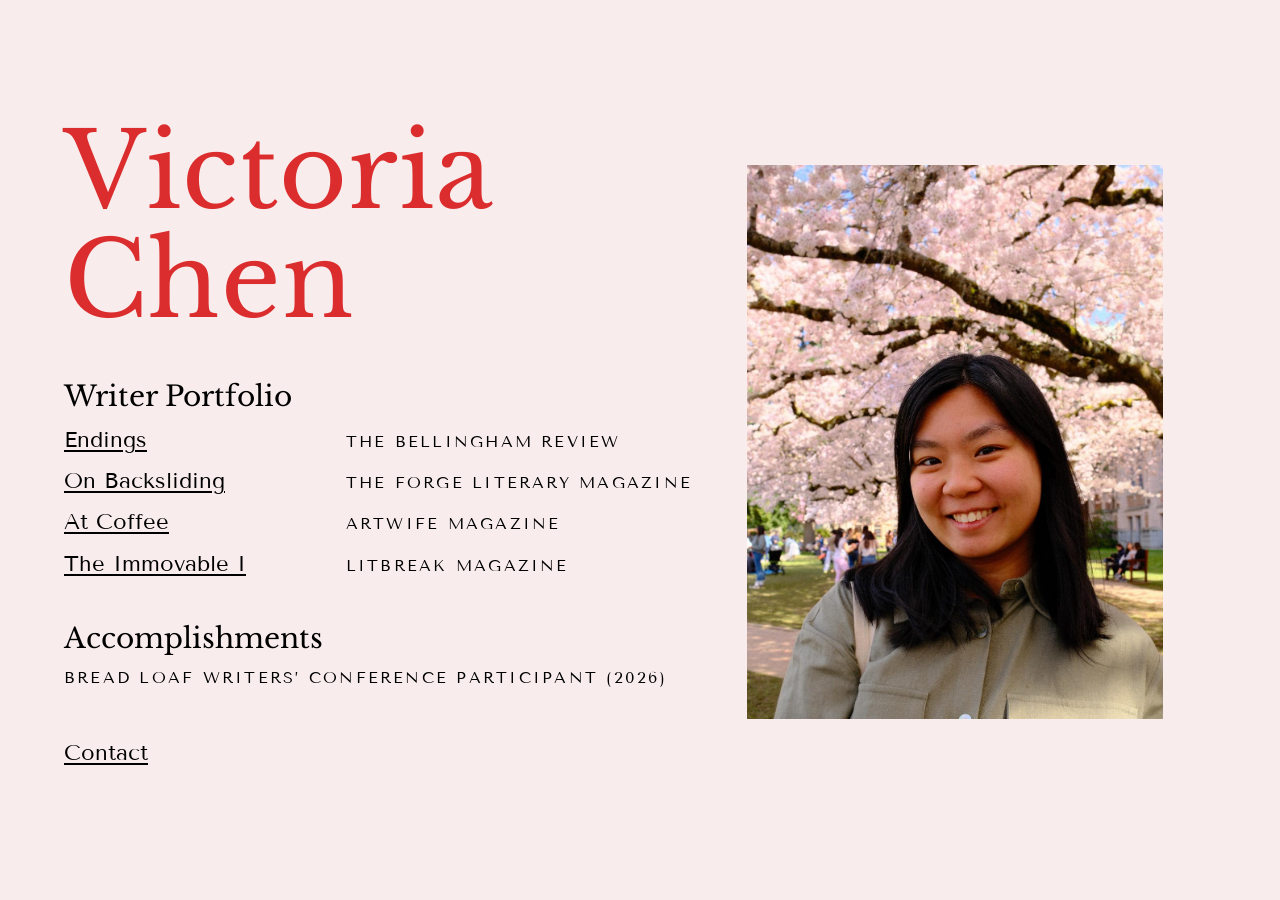
<file: index.html>
<!doctype html>
<html lang="en">
  <head>
    <meta charset="UTF-8" />
    <meta name="viewport" content="width=device-width, initial-scale=1.0" />
    <title>Victoria Chen</title>
    <link rel="preconnect" href="https://fonts.googleapis.com" />
    <link rel="preconnect" href="https://fonts.gstatic.com" crossorigin />
    <link
      href="https://fonts.googleapis.com/css2?family=Libre+Baskerville&family=Tenor+Sans&display=swap"
      rel="stylesheet"
    />
    <link rel="stylesheet" href="styles.css" />
  </head>
  <body>
    <main class="page page--single">
      <section class="hero" aria-label="Portfolio">
        <div class="hero-grid">
          <figure class="portrait-wrap">
            <img
              class="portrait"
              src="assets/portrait.jpg"
              alt="Victoria Chen smiling outdoors with cherry blossoms"
            />
          </figure>

          <div class="hero-copy">
            <h1 class="name">Victoria<br />Chen</h1>

            <div class="block">
              <h2 class="section-title">Writer Portfolio</h2>
              <ul class="portfolio-list">
                <li class="portfolio-item">
                  <a
                    class="piece-title linked"
                    href="https://bhreview.org/articles/endings/"
                    target="_blank"
                    rel="noopener noreferrer"
                    >Endings</a
                  >
                  <span class="publication">The Bellingham Review</span>
                </li>
                <li class="portfolio-item">
                  <a
                    class="piece-title linked"
                    href="https://forgelitmag.com/2025/10/13/on-backsliding/"
                    target="_blank"
                    rel="noopener noreferrer"
                    >On Backsliding</a
                  >
                  <span class="publication">The Forge Literary Magazine</span>
                </li>
                <li class="portfolio-item">
                  <a
                    class="piece-title linked"
                    href="https://www.artwifemag.com/short-stories/at-coffee"
                    target="_blank"
                    rel="noopener noreferrer"
                    >At Coffee</a
                  >
                  <span class="publication">Artwife Magazine</span>
                </li>
                <li class="portfolio-item">
                  <a
                    class="piece-title linked"
                    href="https://litbreak.com/the-immovable-i/"
                    target="_blank"
                    rel="noopener noreferrer"
                    >The Immovable I</a
                  >
                  <span class="publication">Litbreak Magazine</span>
                </li>
              </ul>
            </div>

            <div class="block">
              <h2 class="section-title">Accomplishments</h2>
              <p class="accomplishment">
                Bread Loaf Writers&rsquo; Conference Participant (2026)
              </p>
            </div>

            <p class="page-nav">
              <a class="piece-title linked" href="contact/index.html"
                >Contact</a
              >
            </p>
          </div>
        </div>
      </section>
    </main>
  </body>
</html>
</file>
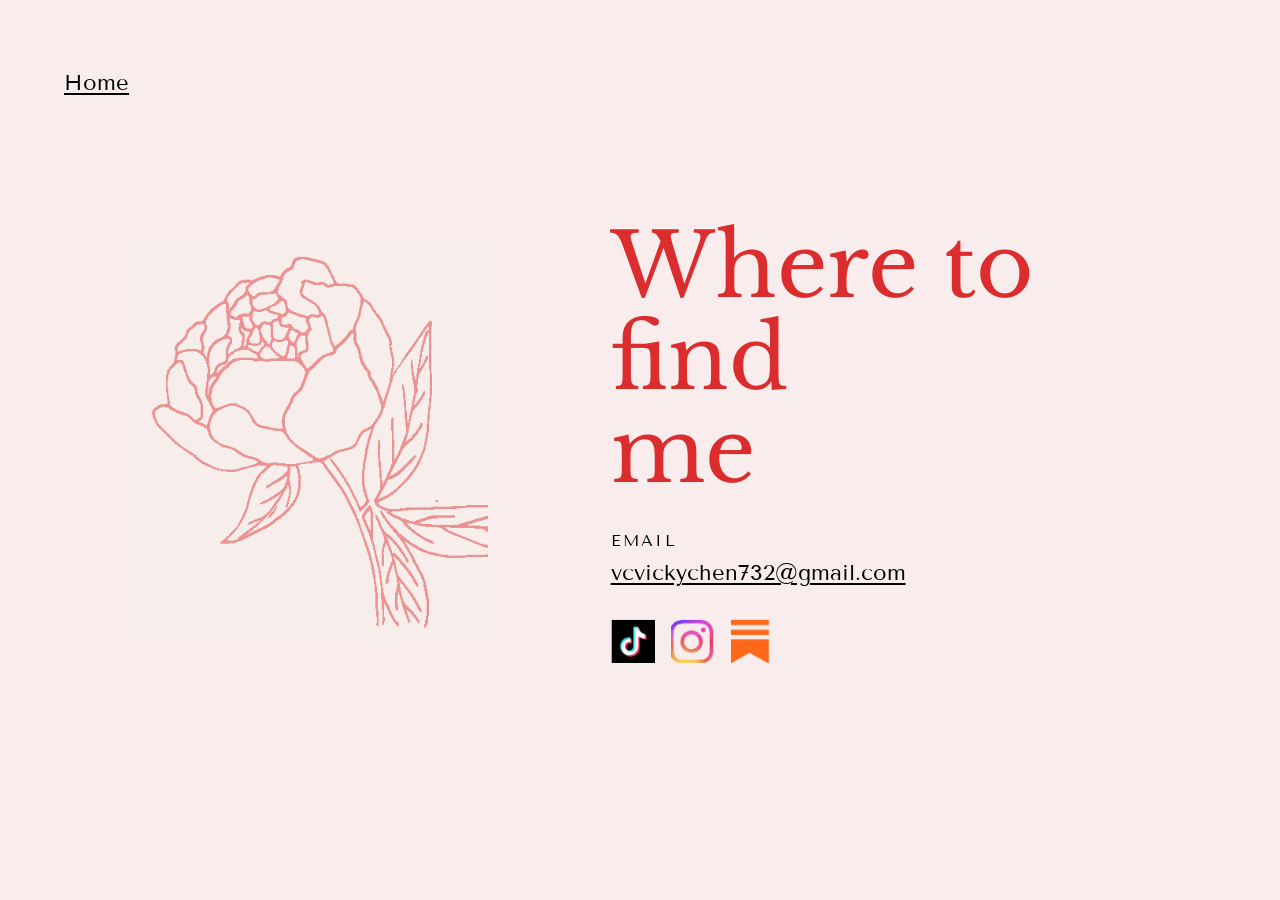
<file: contact/index.html>
<!DOCTYPE html>
<html lang="en">
  <head>
    <meta charset="UTF-8" />
    <meta name="viewport" content="width=device-width, initial-scale=1.0" />
    <title>Contact — Victoria Chen</title>
    <link rel="preconnect" href="https://fonts.googleapis.com" />
    <link rel="preconnect" href="https://fonts.gstatic.com" crossorigin />
    <link
      href="https://fonts.googleapis.com/css2?family=Libre+Baskerville&family=Tenor+Sans&display=swap"
      rel="stylesheet"
    />
    <link rel="stylesheet" href="../styles.css" />
  </head>
  <body>
    <main class="page page--single">
      <p class="page-nav">
        <a class="piece-title linked" href="../index.html">Home</a>
      </p>
      <section class="contact" aria-label="Contact">
        <div class="contact-grid">
          <img
            class="peony"
            src="../assets/peony.png"
            alt=""
            aria-hidden="true"
          />

          <div class="contact-copy">
            <h1 class="contact-title">Where to find<br />me</h1>

            <div class="email-block">
              <p class="label">Email</p>
              <a class="email" href="mailto:vcvickychen732@gmail.com"
                >vcvickychen732@gmail.com</a
              >
            </div>

            <div class="social-links">
              <a
                href="https://www.tiktok.com/@chickyven?is_from_webapp=1&sender_device=pc"
                target="_blank"
                rel="noopener noreferrer"
                aria-label="TikTok"
              >
                <img src="../assets/tiktok.png" alt="" />
              </a>
              <a
                href="http://instagram.com/chicky.ven"
                target="_blank"
                rel="noopener noreferrer"
                aria-label="Instagram"
              >
                <img src="../assets/instagram.png" alt="" />
              </a>
              <a
                href="http://chickyven.substack.com/"
                target="_blank"
                rel="noopener noreferrer"
                aria-label="Substack"
              >
                <img src="../assets/substack.png" alt="" />
              </a>
            </div>
          </div>
        </div>
      </section>
    </main>
  </body>
</html>
</file>
<file: styles.css>
:root {
  --page-bg: #f8ecec;
  --accent-red: #db2d2d;
  --text: #000000;
  --content-max: 72rem;
  --gutter: clamp(1.25rem, 5vw, 4rem);
}

*,
*::before,
*::after {
  box-sizing: border-box;
}

html {
  scroll-behavior: smooth;
  -webkit-text-size-adjust: 100%;
}

body {
  margin: 0;
  background: var(--page-bg);
  color: var(--text);
  font-family: "Tenor Sans", "Helvetica Neue", Arial, sans-serif;
  overflow-x: hidden;
}

img {
  display: block;
  max-width: 100%;
  height: auto;
}

.page {
  display: flex;
  flex-direction: column;
  gap: clamp(3.5rem, 10vw, 7rem);
  padding: var(--gutter);
  padding-bottom: clamp(3rem, 8vw, 5rem);
}

.hero,
.contact {
  width: 100%;
  max-width: var(--content-max);
  margin: 0 auto;
}

.hero-grid {
  display: grid;
  grid-template-areas:
    "portrait"
    "copy";
  gap: clamp(1.75rem, 5vw, 3rem);
}

.portrait-wrap {
  grid-area: portrait;
  margin: 0;
  display: flex;
  justify-content: center;
}

.portrait {
  width: min(100%, 22rem);
  aspect-ratio: 3 / 4;
  object-fit: cover;
  object-position: center top;
}

.hero-copy {
  grid-area: copy;
  display: flex;
  flex-direction: column;
  gap: clamp(1.75rem, 4vw, 2.75rem);
  min-width: 0;
}

.name {
  margin: 0;
  color: var(--accent-red);
  font-family: "Libre Baskerville", Georgia, "Times New Roman", serif;
  font-size: clamp(2.75rem, 11vw, 6.5rem);
  font-weight: 400;
  line-height: 1.05;
  letter-spacing: 0.01em;
}

.block {
  display: flex;
  flex-direction: column;
  gap: 0.75rem;
}

.section-title,
.contact-title {
  margin: 0;
  font-family: "Libre Baskerville", Georgia, "Times New Roman", serif;
  font-size: clamp(1.05rem, 2.5vw, 1.75rem);
  font-weight: 400;
  line-height: 1.2;
}

.contact-title {
  color: var(--accent-red);
  font-size: clamp(2.25rem, 10vw, 5.5rem);
  line-height: 1.05;
}

.portfolio-list {
  list-style: none;
  margin: 0;
  padding: 0;
  display: flex;
  flex-direction: column;
  gap: 1rem;
}

.portfolio-item {
  display: flex;
  flex-direction: column;
  gap: 0.25rem;
}

.piece-title {
  font-family: "Tenor Sans", "Helvetica Neue", Arial, sans-serif;
  font-size: clamp(1rem, 2.5vw, 1.35rem);
  line-height: 1.35;
}

.piece-title.linked {
  color: inherit;
  text-decoration: underline;
  text-underline-offset: 0.15em;
}

.publication,
.accomplishment,
.label {
  margin: 0;
  font-family: "Tenor Sans", "Helvetica Neue", Arial, sans-serif;
  font-size: clamp(0.7rem, 2vw, 1rem);
  font-weight: 400;
  letter-spacing: 0.14em;
  line-height: 1.4;
  text-transform: uppercase;
}

.accomplishment {
  max-width: 36rem;
}

.contact-grid {
  display: grid;
  grid-template-areas:
    "peony"
    "copy";
  gap: clamp(1.75rem, 5vw, 3rem);
  align-items: center;
}

.peony {
  grid-area: peony;
  width: min(100%, 14rem);
  margin: 0 auto;
}

.contact-copy {
  grid-area: copy;
  display: flex;
  flex-direction: column;
  gap: clamp(1.25rem, 4vw, 2rem);
  min-width: 0;
}

.email-block {
  display: flex;
  flex-direction: column;
  gap: 0.35rem;
}

.email {
  color: inherit;
  font-family: "Tenor Sans", "Helvetica Neue", Arial, sans-serif;
  font-size: clamp(1rem, 2.5vw, 1.35rem);
  line-height: 1.35;
  text-decoration: none;
  overflow-wrap: anywhere;
}

.email:hover,
.piece-title.linked:hover {
  opacity: 0.75;
}

.social-links {
  display: flex;
  flex-wrap: wrap;
  align-items: center;
  gap: 1rem;
}

.social-links a {
  display: block;
  width: 2.75rem;
  height: 2.75rem;
  line-height: 0;
}

.social-links img {
  width: 100%;
  height: 100%;
  object-fit: contain;
}

@media (min-width: 768px) {
  .hero-grid {
    grid-template-columns: minmax(0, 1.05fr) minmax(0, 0.95fr);
    grid-template-areas: "copy portrait";
    gap: clamp(2rem, 4vw, 4rem);
    align-items: center;
  }

  .portrait {
    width: 100%;
    max-width: 26rem;
  }

  .portfolio-list {
    gap: 0.75rem;
  }

  .portfolio-item {
    display: grid;
    grid-template-columns: minmax(0, 1fr) minmax(0, 1.15fr);
    gap: clamp(0.75rem, 2vw, 1.5rem);
    align-items: baseline;
  }

  .contact-grid {
    grid-template-columns: minmax(0, 0.9fr) minmax(0, 1.1fr);
    grid-template-areas: "peony copy";
    gap: clamp(2rem, 4vw, 4rem);
  }

  .peony {
    width: min(100%, 22rem);
    margin: 0;
    justify-self: center;
  }

  .publication,
  .accomplishment,
  .label {
    white-space: nowrap;
  }
}

@media (min-width: 1024px) {
  .page {
    padding-top: clamp(2rem, 5vw, 4rem);
  }

  .hero-grid {
    min-height: auto;
  }
}

.page--single {
  gap: 0;
  min-height: 100vh;
  justify-content: center;
  position: relative;
}

.page-nav {
  margin: 0;
  padding-top: 0.25rem;
}

.hero-copy .page-nav {
  /* Contact button on home page - flows naturally at bottom of hero */
}

.page--single > .page-nav {
  /* Home button on contact page - positioned at top left */
  position: absolute;
  top: var(--gutter);
  left: var(--gutter);
}

.contact {
  width: 100%;
  max-width: var(--content-max);
  margin: 0 auto;
}

.email {
  text-decoration: underline;
  text-underline-offset: 0.15em;
}
</file>
